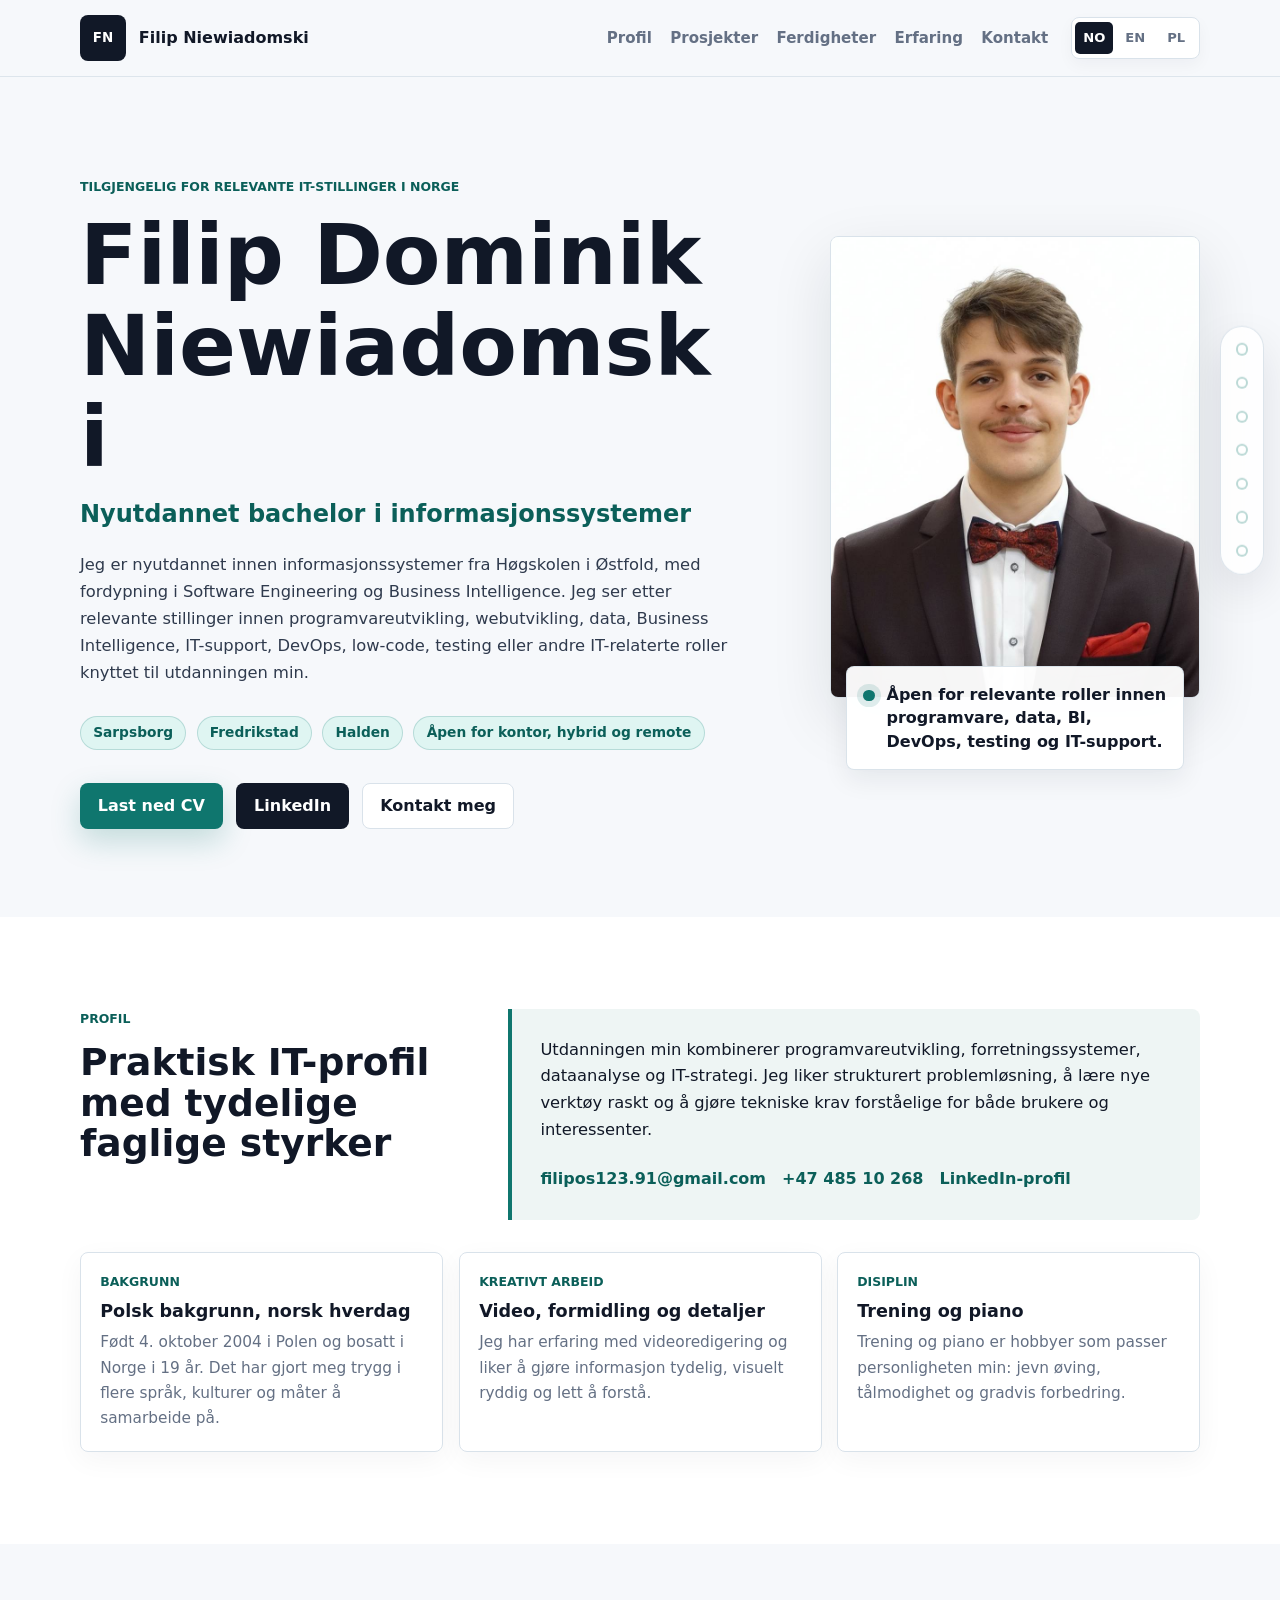
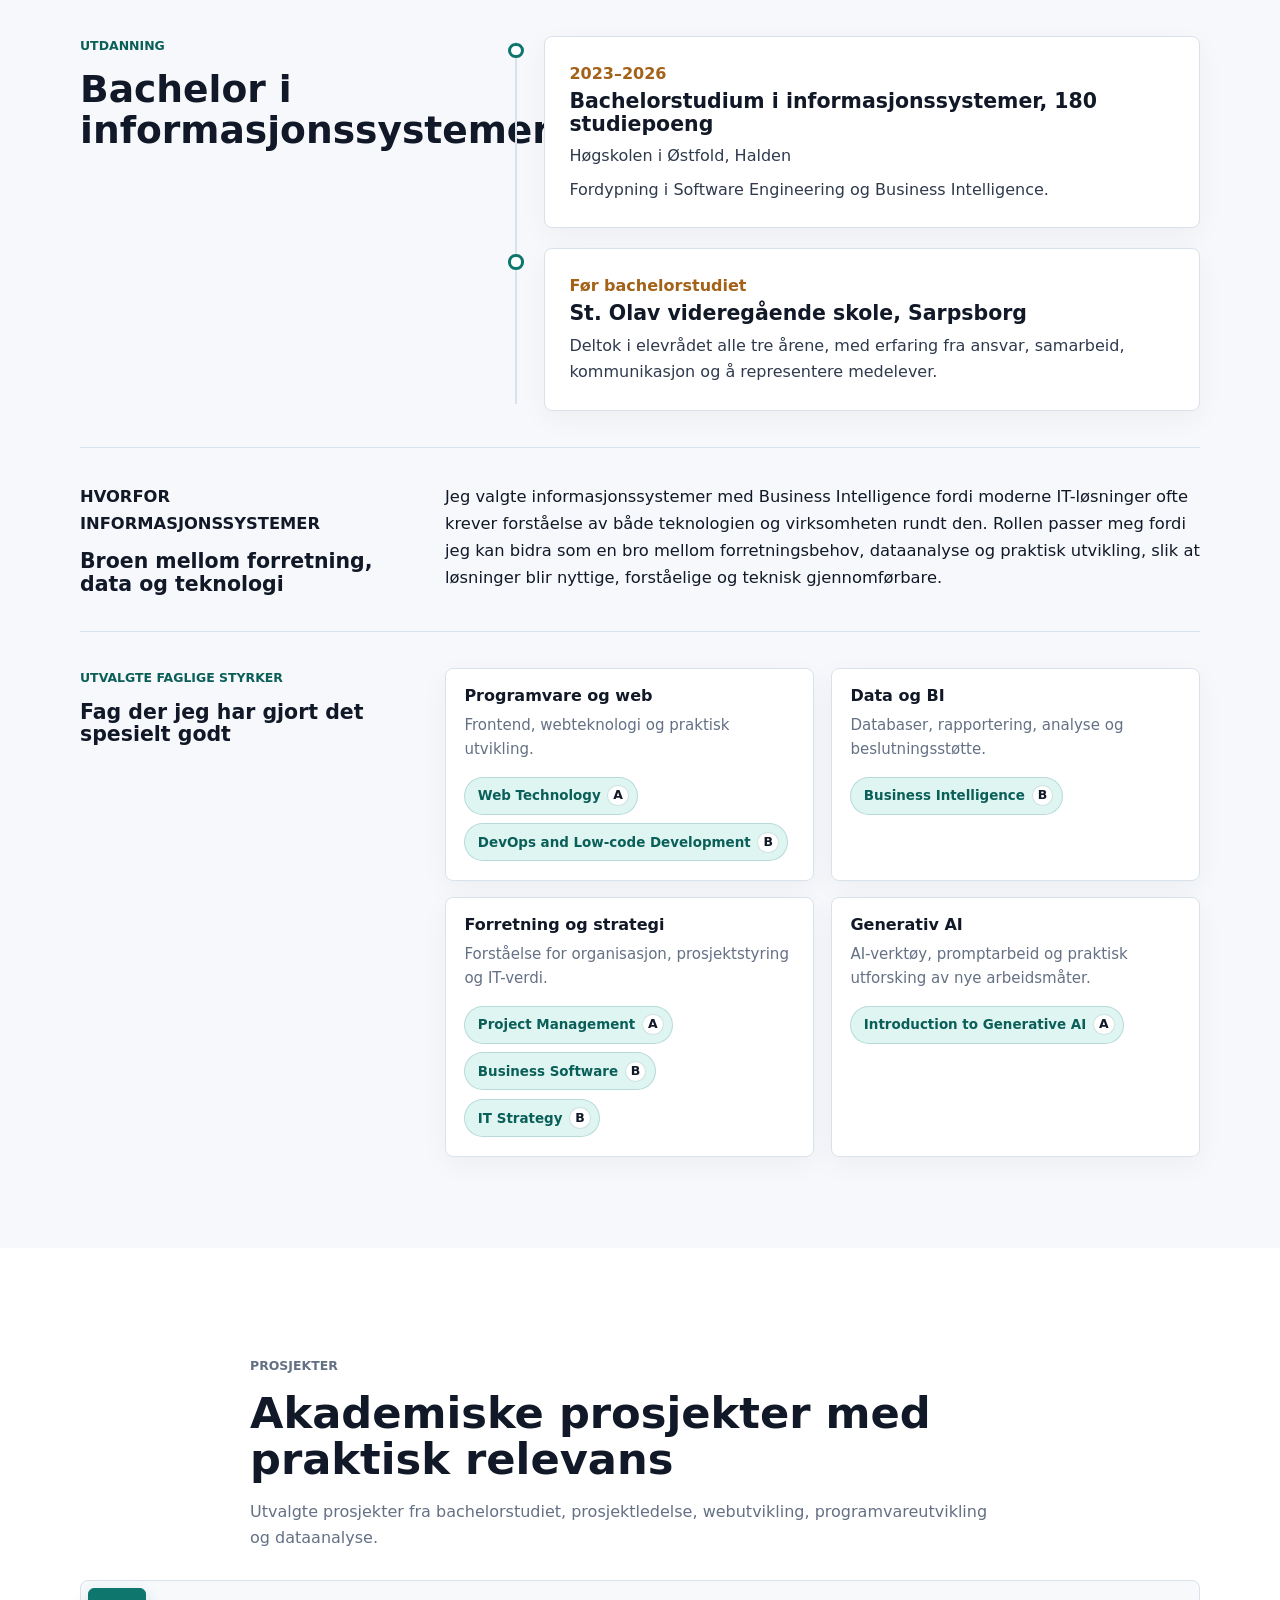
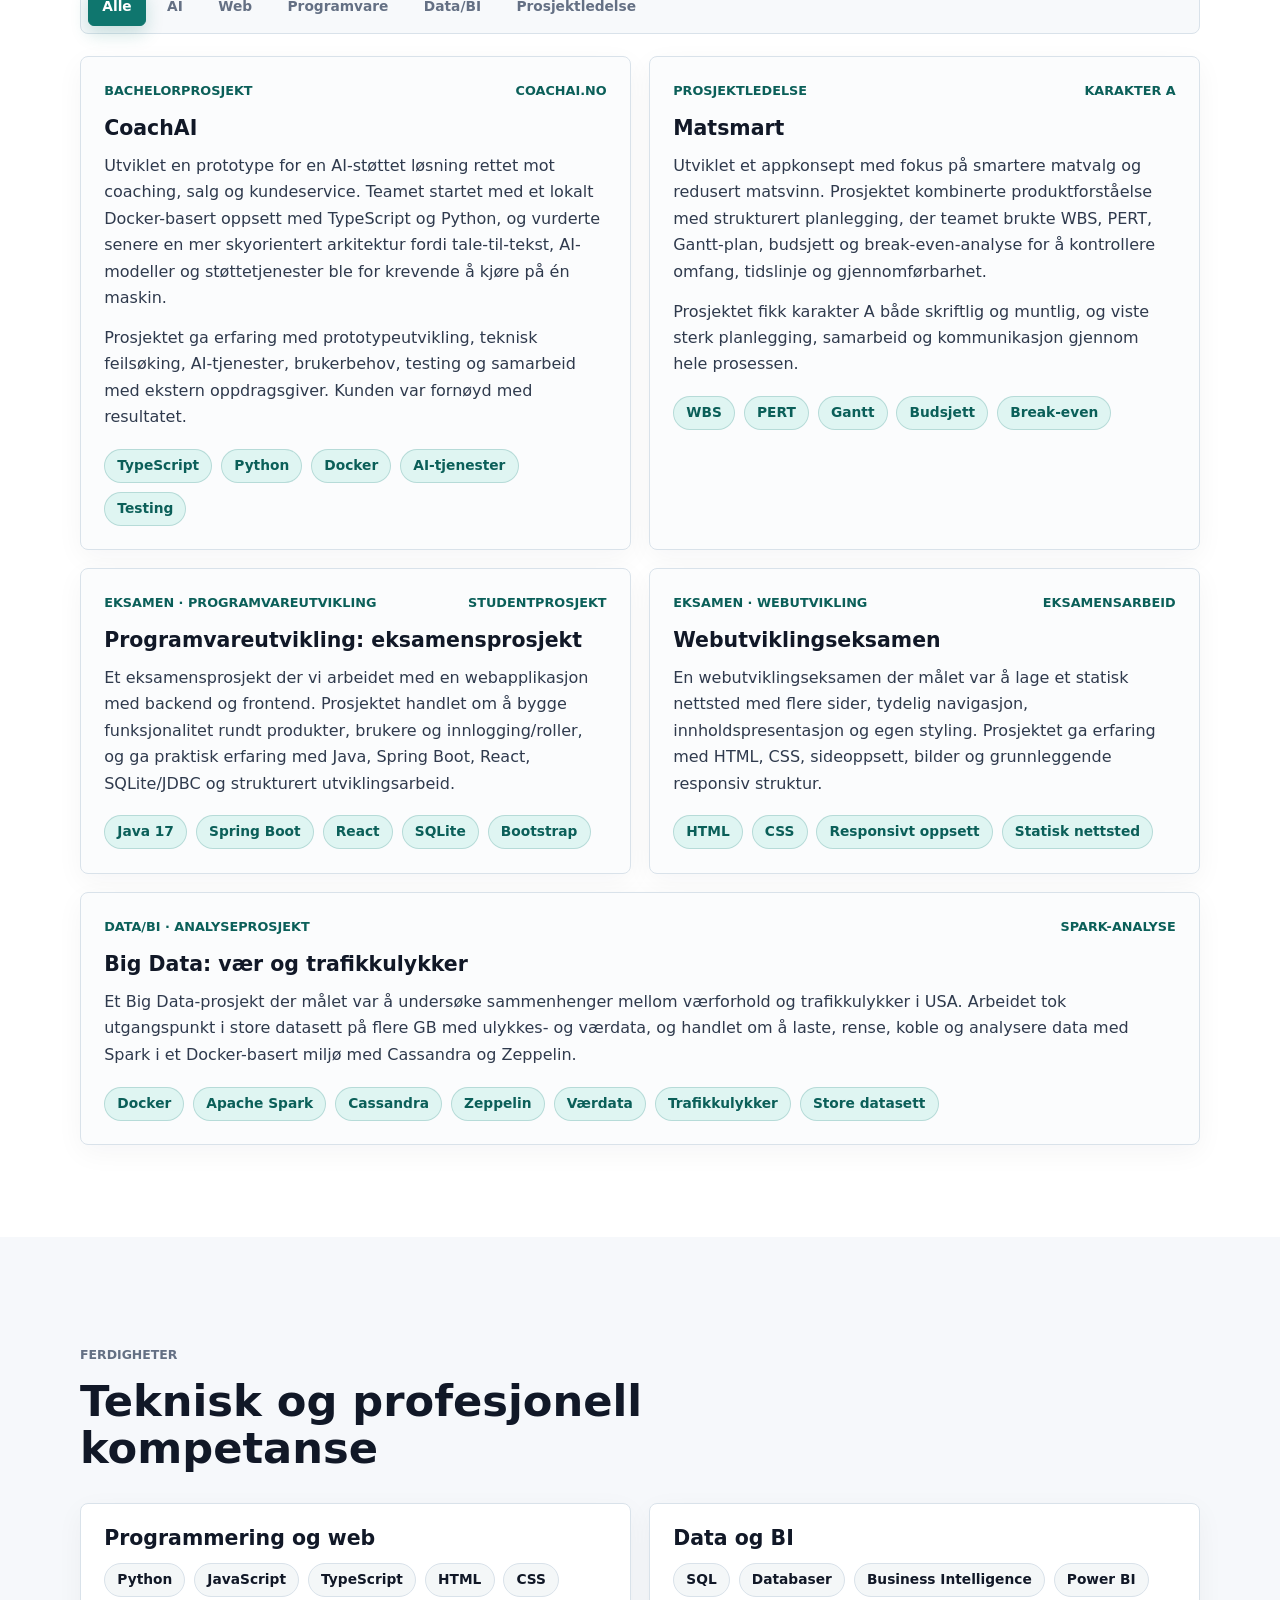
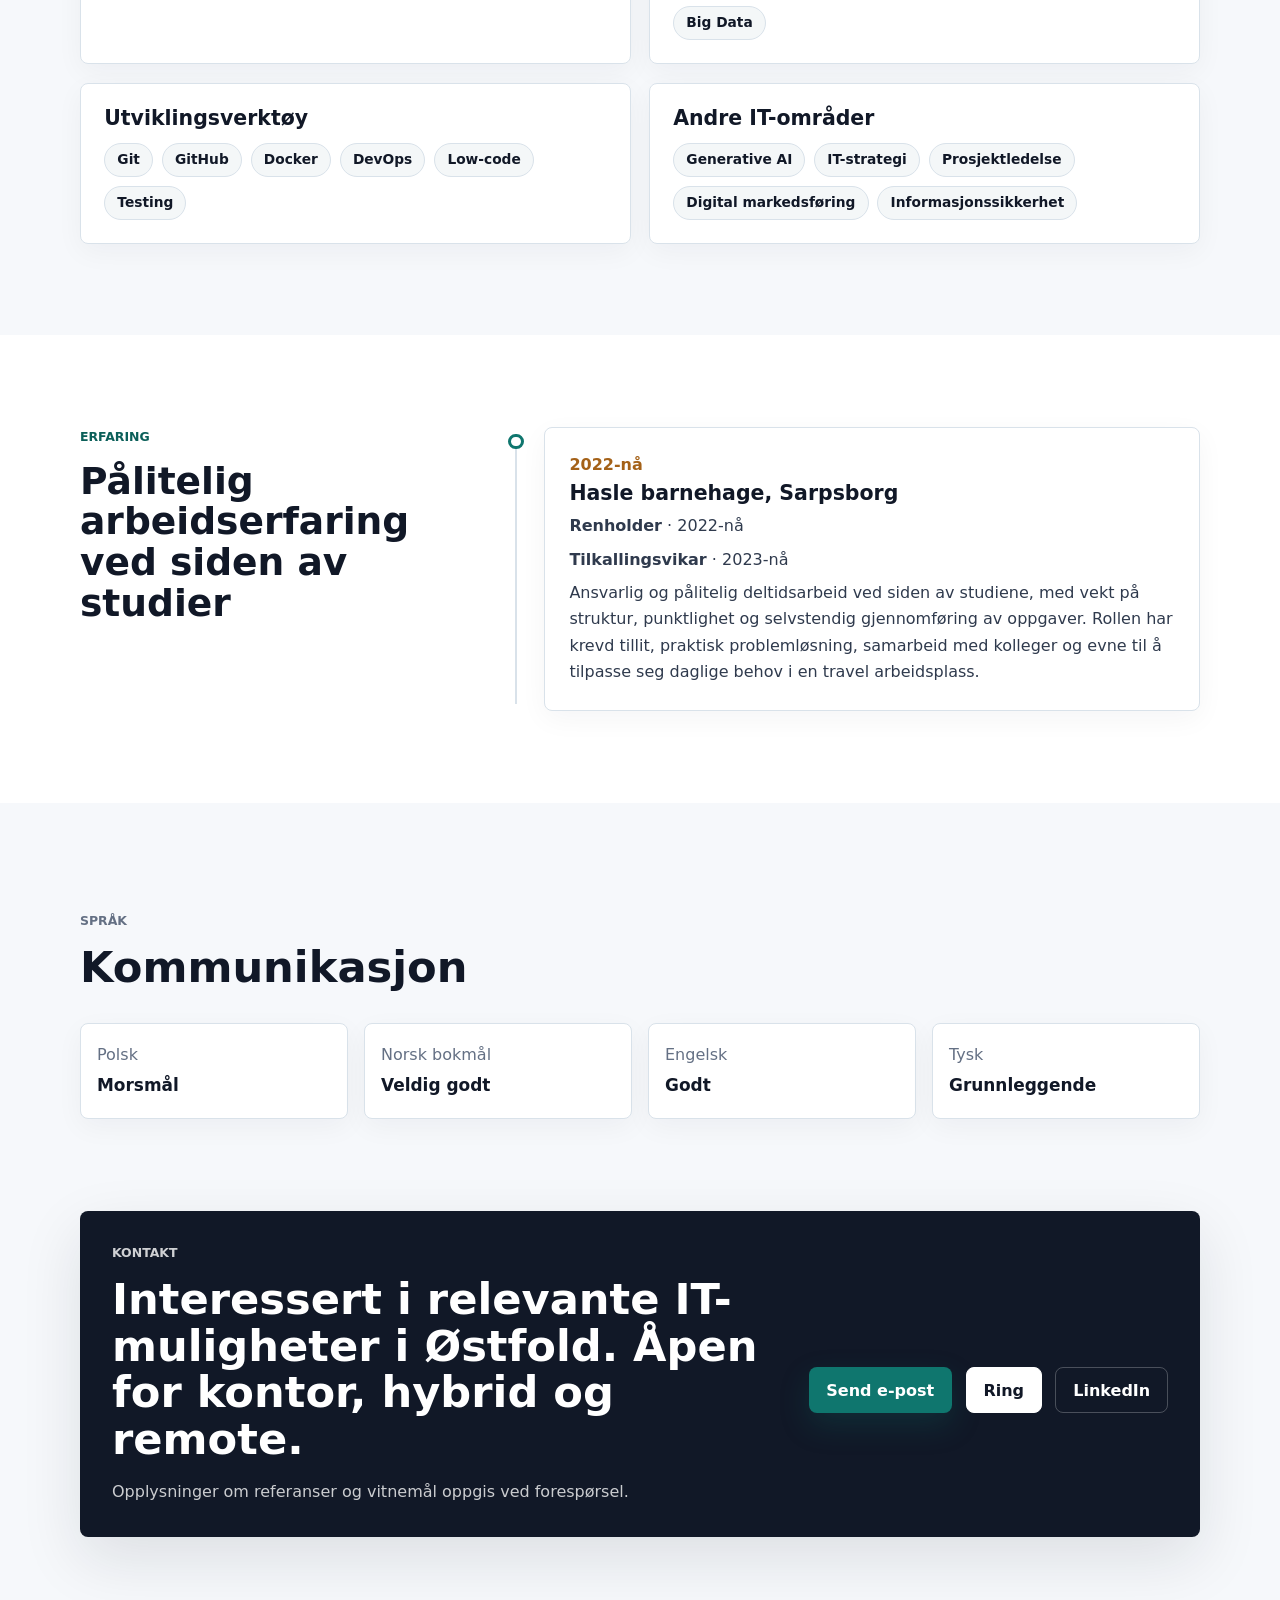
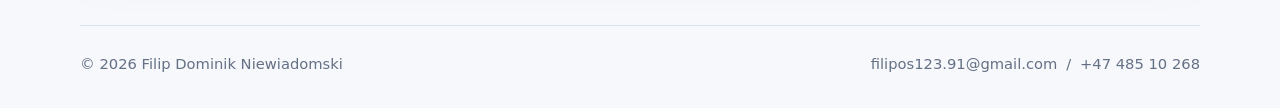
<file: index.html>
<!DOCTYPE html>
<html lang="no">
  <head>
    <meta charset="UTF-8" />
    <meta name="viewport" content="width=device-width, initial-scale=1.0" />
    <meta
      name="description"
      content="Portefølje og CV for Filip Dominik Niewiadomski, nyutdannet bachelor i informasjonssystemer i Østfold."
      data-i18n-attr="content:meta_description"
    />
    <title data-i18n="page_title">Filip Dominik Niewiadomski | Portefølje</title>
    <link rel="stylesheet" href="style.css?v=20260618" />
  </head>
  <body>
    <a class="skip-link" href="#main" data-i18n="skip_link">Gå til hovedinnhold</a>

    <header class="site-header" data-header>
      <nav class="nav" aria-label="Hovednavigasjon" data-i18n-attr="aria-label:nav_aria">
        <a class="brand" href="#top" aria-label="Filip Dominik Niewiadomski hjem" data-i18n-attr="aria-label:brand_aria">
          <span class="brand-mark">FN</span>
          <span class="brand-text">Filip Niewiadomski</span>
        </a>

        <button
          class="nav-toggle"
          type="button"
          aria-expanded="false"
          aria-controls="nav-menu"
          aria-label="Åpne navigasjon"
          data-nav-toggle
          data-i18n-attr="aria-label:nav_toggle_open"
        >
          <span class="sr-only" data-i18n="nav_toggle_open">Åpne navigasjon</span>
          <span></span>
          <span></span>
          <span></span>
        </button>

        <div class="nav-menu" id="nav-menu" data-nav-menu>
          <div class="nav-links">
            <a href="#profile" data-section-link="profile" data-i18n="nav_profile">Profil</a>
            <a href="#projects" data-section-link="projects" data-i18n="nav_projects">Prosjekter</a>
            <a href="#skills" data-section-link="skills" data-i18n="nav_skills">Ferdigheter</a>
            <a href="#experience" data-section-link="experience" data-i18n="nav_experience">Erfaring</a>
            <a href="#contact" data-section-link="contact" data-i18n="nav_contact">Kontakt</a>
          </div>

          <div class="language-switcher" aria-label="Velg språk" data-i18n-attr="aria-label:language_aria">
            <button class="language-button is-active" type="button" data-lang="no" aria-pressed="true">NO</button>
            <button class="language-button" type="button" data-lang="en" aria-pressed="false">EN</button>
            <button class="language-button" type="button" data-lang="pl" aria-pressed="false">PL</button>
          </div>
        </div>
      </nav>
    </header>

    <nav class="section-rail" aria-label="Seksjonsnavigasjon" data-i18n-attr="aria-label:section_rail_aria">
      <a href="#profile" data-section-link="profile"><span data-i18n="rail_profile">Profil</span></a>
      <a href="#education" data-section-link="education"><span data-i18n="rail_education">Utdanning</span></a>
      <a href="#projects" data-section-link="projects"><span data-i18n="rail_projects">Prosjekter</span></a>
      <a href="#skills" data-section-link="skills"><span data-i18n="rail_skills">Ferdigheter</span></a>
      <a href="#experience" data-section-link="experience"><span data-i18n="rail_experience">Erfaring</span></a>
      <a href="#languages" data-section-link="languages"><span data-i18n="rail_languages">Språk</span></a>
      <a href="#contact" data-section-link="contact"><span data-i18n="rail_contact">Kontakt</span></a>
    </nav>

    <main id="main">
      <section class="hero" id="top" aria-labelledby="hero-title">
        <div class="hero-content reveal">
          <p class="eyebrow" data-i18n="hero_eyebrow">Tilgjengelig for relevante IT-stillinger i Norge</p>
          <h1 id="hero-title">Filip Dominik Niewiadomski</h1>
          <p class="headline" data-i18n="hero_headline">Nyutdannet bachelor i informasjonssystemer</p>
          <p class="hero-intro" data-i18n="hero_intro">
            Jeg er nyutdannet innen informasjonssystemer fra Høgskolen i Østfold, med fordypning i Software Engineering
            og Business Intelligence. Jeg ser etter relevante stillinger innen programvareutvikling, webutvikling, data,
            Business Intelligence, IT-support, DevOps, low-code, testing eller andre IT-relaterte roller knyttet til
            utdanningen min.
          </p>

          <div class="hero-meta" aria-label="Lokasjon og arbeidsform" data-i18n-attr="aria-label:hero_meta_aria">
            <span>Sarpsborg</span>
            <span>Fredrikstad</span>
            <span>Halden</span>
            <span data-i18n="hero_work_mode">Åpen for kontor, hybrid og remote</span>
          </div>

          <div class="hero-actions" aria-label="Primære handlinger" data-i18n-attr="aria-label:hero_actions_aria">
            <a class="button button-primary" href="assets/Filip_Niewiadomski_CV.pdf" download data-i18n="button_cv"
              >Last ned CV</a
            >
            <a
              class="button button-secondary"
              href="https://www.linkedin.com/in/filip-niewiadomski-450096417/"
              target="_blank"
              rel="noopener noreferrer"
              >LinkedIn</a
            >
            <a class="button button-ghost" href="mailto:filipos123.91@gmail.com" data-i18n="button_contact"
              >Kontakt meg</a
            >
          </div>
        </div>

        <aside class="hero-card reveal" aria-label="Profilbilde og kontaktinformasjon" data-i18n-attr="aria-label:hero_card_aria">
          <div class="photo-frame">
            <div class="profile-fallback" aria-hidden="true">FN</div>
            <img src="assets/profile.jpg" alt="" aria-hidden="true" class="profile-image" data-profile-image />
          </div>
          <div class="availability-card">
            <span class="status-dot" aria-hidden="true"></span>
            <p data-i18n="availability_text">Åpen for relevante roller innen programvare, data, BI, DevOps, testing og IT-support.</p>
          </div>
        </aside>
      </section>

      <section class="section section-muted" id="profile" aria-labelledby="profile-title">
        <div class="section-grid">
          <div class="section-heading reveal">
            <p class="eyebrow" data-i18n="profile_eyebrow">Profil</p>
            <h2 id="profile-title" data-i18n="profile_title">Praktisk IT-profil med tydelige faglige styrker</h2>
          </div>
          <div class="profile-panel reveal">
            <p data-i18n="profile_text">
              Utdanningen min kombinerer programvareutvikling, forretningssystemer, dataanalyse og IT-strategi. Jeg
              liker strukturert problemløsning, å lære nye verktøy raskt og å gjøre tekniske krav forståelige for både
              brukere og interessenter.
            </p>
            <div class="contact-strip" aria-label="Kontaktinformasjon" data-i18n-attr="aria-label:contact_info_aria">
              <a href="mailto:filipos123.91@gmail.com">filipos123.91@gmail.com</a>
              <a href="tel:+4748510268">+47 485 10 268</a>
              <a
                href="https://www.linkedin.com/in/filip-niewiadomski-450096417/"
                target="_blank"
                rel="noopener noreferrer"
                data-i18n="linkedin_profile"
                >LinkedIn-profil</a
              >
            </div>
          </div>
        </div>

        <div class="personal-grid reveal" aria-label="Personlig bakgrunn" data-i18n-attr="aria-label:personal_aria">
          <article class="personal-card">
            <span class="personal-kicker" data-i18n="personal_background_kicker">Bakgrunn</span>
            <h3 data-i18n="personal_background_title">Polsk bakgrunn, norsk hverdag</h3>
            <p data-i18n="personal_background_text">
              Født 4. oktober 2004 i Polen og bosatt i Norge i 19 år. Det har gjort meg trygg i flere språk, kulturer
              og måter å samarbeide på.
            </p>
          </article>
          <article class="personal-card">
            <span class="personal-kicker" data-i18n="personal_creative_kicker">Kreativt arbeid</span>
            <h3 data-i18n="personal_creative_title">Video, formidling og detaljer</h3>
            <p data-i18n="personal_creative_text">
              Jeg har erfaring med videoredigering og liker å gjøre informasjon tydelig, visuelt ryddig og lett å
              forstå.
            </p>
          </article>
          <article class="personal-card">
            <span class="personal-kicker" data-i18n="personal_discipline_kicker">Disiplin</span>
            <h3 data-i18n="personal_discipline_title">Trening og piano</h3>
            <p data-i18n="personal_discipline_text">
              Trening og piano er hobbyer som passer personligheten min: jevn øving, tålmodighet og gradvis forbedring.
            </p>
          </article>
        </div>
      </section>

      <section class="section" id="education" aria-labelledby="education-title">
        <div class="section-grid">
          <div class="section-heading reveal">
            <p class="eyebrow" data-i18n="education_eyebrow">Utdanning</p>
            <h2 id="education-title" data-i18n="education_title">Bachelor i informasjonssystemer</h2>
          </div>
          <div class="timeline reveal">
            <article class="timeline-item">
              <div class="timeline-marker" aria-hidden="true"></div>
              <div class="timeline-content">
                <p class="period">2023–2026</p>
                <h3 data-i18n="education_degree">Bachelorstudium i informasjonssystemer, 180 studiepoeng</h3>
                <p data-i18n="education_school">Høgskolen i Østfold, Halden</p>
                <p data-i18n="education_specialization">Fordypning i Software Engineering og Business Intelligence.</p>
              </div>
            </article>
            <article class="timeline-item">
              <div class="timeline-marker" aria-hidden="true"></div>
              <div class="timeline-content">
                <p class="period" data-i18n="education_highschool_period">Før bachelorstudiet</p>
                <h3 data-i18n="education_highschool_title">St. Olav videregående skole, Sarpsborg</h3>
                <p data-i18n="education_highschool_text">
                  Deltok i elevrådet alle tre årene, med erfaring fra ansvar, samarbeid, kommunikasjon og å representere medelever.
                </p>
              </div>
            </article>
          </div>
        </div>

        <div class="bridge-panel reveal">
          <div>
            <p class="eyebrow" data-i18n="bridge_eyebrow">Hvorfor informasjonssystemer</p>
            <h3 data-i18n="bridge_title">Broen mellom forretning, data og teknologi</h3>
          </div>
          <p data-i18n="bridge_text">
            Jeg valgte informasjonssystemer med Business Intelligence fordi moderne IT-løsninger ofte krever forståelse
            av både teknologien og virksomheten rundt den. Rollen passer meg fordi jeg kan bidra som en bro mellom
            forretningsbehov, dataanalyse og praktisk utvikling, slik at løsninger blir nyttige, forståelige og teknisk
            gjennomførbare.
          </p>
        </div>

        <div class="academic-section reveal" aria-labelledby="academic-title">
          <div class="academic-intro">
            <p class="eyebrow" data-i18n="academic_eyebrow">Utvalgte faglige styrker</p>
            <h3 id="academic-title" data-i18n="academic_title">Fag der jeg har gjort det spesielt godt</h3>
          </div>
          <div class="academic-grid">
            <article class="academic-card">
              <h4 data-i18n="academic_software_title">Programvare og web</h4>
              <p data-i18n="academic_software_text">Frontend, webteknologi og praktisk utvikling.</p>
              <div class="grade-list">
                <span>Web Technology <strong>A</strong></span>
                <span>DevOps and Low-code Development <strong>B</strong></span>
              </div>
            </article>
            <article class="academic-card">
              <h4 data-i18n="academic_data_title">Data og BI</h4>
              <p data-i18n="academic_data_text">Databaser, rapportering, analyse og beslutningsstøtte.</p>
              <div class="grade-list">
                <span>Business Intelligence <strong>B</strong></span>
              </div>
            </article>
            <article class="academic-card">
              <h4 data-i18n="academic_business_title">Forretning og strategi</h4>
              <p data-i18n="academic_business_text">Forståelse for organisasjon, prosjektstyring og IT-verdi.</p>
              <div class="grade-list">
                <span>Project Management <strong>A</strong></span>
                <span>Business Software <strong>B</strong></span>
                <span>IT Strategy <strong>B</strong></span>
              </div>
            </article>
            <article class="academic-card">
              <h4 data-i18n="academic_ai_title">Generativ AI</h4>
              <p data-i18n="academic_ai_text">AI-verktøy, promptarbeid og praktisk utforsking av nye arbeidsmåter.</p>
              <div class="grade-list">
                <span>Introduction to Generative AI <strong>A</strong></span>
              </div>
            </article>
          </div>
        </div>
      </section>

      <section class="section section-muted" id="projects" aria-labelledby="projects-title">
        <div class="section-header reveal">
          <p class="eyebrow" data-i18n="projects_eyebrow">Prosjekter</p>
          <h2 id="projects-title" data-i18n="projects_title">Akademiske prosjekter med praktisk relevans</h2>
          <p data-i18n="projects_intro">
            Utvalgte prosjekter fra bachelorstudiet, prosjektledelse, webutvikling, programvareutvikling og dataanalyse.
          </p>
        </div>

        <div class="project-tabs reveal" aria-label="Filtrer prosjekter" data-i18n-attr="aria-label:project_tabs_aria">
          <button class="project-tab is-active" type="button" data-filter="all" aria-pressed="true" data-i18n="filter_all">Alle</button>
          <button class="project-tab" type="button" data-filter="ai" aria-pressed="false" data-i18n="filter_ai">AI</button>
          <button class="project-tab" type="button" data-filter="web" aria-pressed="false" data-i18n="filter_web">Web</button>
          <button class="project-tab" type="button" data-filter="software" aria-pressed="false" data-i18n="filter_software">Programvare</button>
          <button class="project-tab" type="button" data-filter="data" aria-pressed="false" data-i18n="filter_data">Data/BI</button>
          <button class="project-tab" type="button" data-filter="pm" aria-pressed="false" data-i18n="filter_pm">Prosjektledelse</button>
        </div>

        <div class="project-grid" data-project-grid>
          <article class="project-card project-featured reveal" data-category="ai software">
            <div class="project-topline">
              <span data-i18n="coachai_type">Bachelorprosjekt</span>
              <a href="https://www.coachai.no/" target="_blank" rel="noopener noreferrer">coachai.no</a>
            </div>
            <h3>CoachAI</h3>
            <p data-i18n="coachai_text_1">
              Utviklet en prototype for en AI-støttet løsning rettet mot coaching, salg og kundeservice. Teamet startet
              med et lokalt Docker-basert oppsett med TypeScript og Python, og vurderte senere en mer skyorientert
              arkitektur fordi tale-til-tekst, AI-modeller og støttetjenester ble for krevende å kjøre på én maskin.
            </p>
            <p data-i18n="coachai_text_2">
              Prosjektet ga erfaring med prototypeutvikling, teknisk feilsøking, AI-tjenester, brukerbehov, testing og
              samarbeid med ekstern oppdragsgiver. Kunden var fornøyd med resultatet.
            </p>
            <div class="tag-row" aria-label="CoachAI teknologier og temaer" data-i18n-attr="aria-label:coachai_tags_aria">
              <span>TypeScript</span>
              <span>Python</span>
              <span>Docker</span>
              <span data-i18n="tag_ai_services">AI-tjenester</span>
              <span>Testing</span>
            </div>
          </article>

          <article class="project-card project-featured reveal" data-category="pm">
            <div class="project-topline">
              <span data-i18n="matsmart_type">Prosjektledelse</span>
              <span data-i18n="grade_a">Karakter A</span>
            </div>
            <h3>Matsmart</h3>
            <p data-i18n="matsmart_text_1">
              Utviklet et appkonsept med fokus på smartere matvalg og redusert matsvinn. Prosjektet kombinerte
              produktforståelse med strukturert planlegging, der teamet brukte WBS, PERT, Gantt-plan, budsjett og
              break-even-analyse for å kontrollere omfang, tidslinje og gjennomførbarhet.
            </p>
            <p data-i18n="matsmart_text_2">
              Prosjektet fikk karakter A både skriftlig og muntlig, og viste sterk planlegging, samarbeid og
              kommunikasjon gjennom hele prosessen.
            </p>
            <div class="tag-row" aria-label="Matsmart metoder og temaer" data-i18n-attr="aria-label:matsmart_tags_aria">
              <span>WBS</span>
              <span>PERT</span>
              <span>Gantt</span>
              <span data-i18n="tag_budget">Budsjett</span>
              <span>Break-even</span>
            </div>
          </article>

          <article class="project-card reveal" data-category="software web">
            <div class="project-topline">
              <span data-i18n="software_exam_type">Eksamen · programvareutvikling</span>
              <span data-i18n="project_student_work">Studentprosjekt</span>
            </div>
            <h3 data-i18n="software_exam_title">Programvareutvikling: eksamensprosjekt</h3>
            <p data-i18n="software_exam_text">
              Et eksamensprosjekt der vi arbeidet med en webapplikasjon med backend og frontend. Prosjektet handlet om
              å bygge funksjonalitet rundt produkter, brukere og innlogging/roller, og ga praktisk erfaring med Java,
              Spring Boot, React, SQLite/JDBC og strukturert utviklingsarbeid.
            </p>
            <div class="tag-row" aria-label="Software Engineering teknologier" data-i18n-attr="aria-label:software_exam_tags_aria">
              <span>Java 17</span>
              <span>Spring Boot</span>
              <span>React</span>
              <span>SQLite</span>
              <span>Bootstrap</span>
            </div>
          </article>

          <article class="project-card reveal" data-category="web">
            <div class="project-topline">
              <span data-i18n="web_exam_type">Eksamen · webutvikling</span>
              <span data-i18n="project_exam_work">Eksamensarbeid</span>
            </div>
            <h3 data-i18n="web_exam_title">Webutviklingseksamen</h3>
            <p data-i18n="web_exam_text">
              En webutviklingseksamen der målet var å lage et statisk nettsted med flere sider, tydelig navigasjon,
              innholdspresentasjon og egen styling. Prosjektet ga erfaring med HTML, CSS, sideoppsett, bilder og
              grunnleggende responsiv struktur.
            </p>
            <div class="tag-row" aria-label="Web Development teknologier" data-i18n-attr="aria-label:web_exam_tags_aria">
              <span>HTML</span>
              <span>CSS</span>
              <span data-i18n="tag_responsive_layout">Responsivt oppsett</span>
              <span data-i18n="tag_static_site">Statisk nettsted</span>
            </div>
          </article>

          <article class="project-card project-wide reveal" data-category="data">
            <div class="project-topline">
              <span data-i18n="bigdata_type">Data/BI · analyseprosjekt</span>
              <span data-i18n="project_data_environment">Spark-analyse</span>
            </div>
            <h3 data-i18n="bigdata_title">Big Data: vær og trafikkulykker</h3>
            <p data-i18n="bigdata_text">
              Et Big Data-prosjekt der målet var å undersøke sammenhenger mellom værforhold og trafikkulykker i USA.
              Arbeidet tok utgangspunkt i store datasett på flere GB med ulykkes- og værdata, og handlet om å laste,
              rense, koble og analysere data med Spark i et Docker-basert miljø med Cassandra og Zeppelin.
            </p>
            <div class="tag-row" aria-label="Big Data teknologier" data-i18n-attr="aria-label:bigdata_tags_aria">
              <span>Docker</span>
              <span>Apache Spark</span>
              <span>Cassandra</span>
              <span>Zeppelin</span>
              <span data-i18n="tag_weather_data">Værdata</span>
              <span data-i18n="tag_traffic_accidents">Trafikkulykker</span>
              <span data-i18n="tag_large_datasets">Store datasett</span>
            </div>
          </article>
        </div>
      </section>

      <section class="section" id="skills" aria-labelledby="skills-title">
        <div class="section-header reveal">
          <p class="eyebrow" data-i18n="skills_eyebrow">Ferdigheter</p>
          <h2 id="skills-title" data-i18n="skills_title">Teknisk og profesjonell kompetanse</h2>
        </div>

        <div class="skills-grid">
          <article class="skill-card reveal">
            <h3 data-i18n="skills_programming">Programmering og web</h3>
            <div class="chip-list">
              <span>Python</span>
              <span>JavaScript</span>
              <span>TypeScript</span>
              <span>HTML</span>
              <span>CSS</span>
            </div>
          </article>

          <article class="skill-card reveal">
            <h3 data-i18n="skills_data">Data og BI</h3>
            <div class="chip-list">
              <span>SQL</span>
              <span data-i18n="skill_databases">Databaser</span>
              <span>Business Intelligence</span>
              <span>Power BI</span>
              <span>Big Data</span>
            </div>
          </article>

          <article class="skill-card reveal">
            <h3 data-i18n="skills_tools">Utviklingsverktøy</h3>
            <div class="chip-list">
              <span>Git</span>
              <span>GitHub</span>
              <span>Docker</span>
              <span>DevOps</span>
              <span>Low-code</span>
              <span>Testing</span>
            </div>
          </article>

          <article class="skill-card reveal">
            <h3 data-i18n="skills_other">Andre IT-områder</h3>
            <div class="chip-list">
              <span>Generative AI</span>
              <span data-i18n="skill_it_strategy">IT-strategi</span>
              <span data-i18n="skill_project_management">Prosjektledelse</span>
              <span data-i18n="skill_digital_marketing">Digital markedsføring</span>
              <span data-i18n="skill_security">Informasjonssikkerhet</span>
            </div>
          </article>
        </div>
      </section>

      <section class="section section-muted" id="experience" aria-labelledby="experience-title">
        <div class="section-grid">
          <div class="section-heading reveal">
            <p class="eyebrow" data-i18n="experience_eyebrow">Erfaring</p>
            <h2 id="experience-title" data-i18n="experience_title">Pålitelig arbeidserfaring ved siden av studier</h2>
          </div>
          <div class="timeline reveal">
            <article class="timeline-item">
              <div class="timeline-marker" aria-hidden="true"></div>
              <div class="timeline-content">
                <p class="period" data-i18n="experience_period">2022-nå</p>
                <h3>Hasle barnehage, Sarpsborg</h3>
                <p><strong data-i18n="experience_cleaner">Renholder</strong> · <span data-i18n="experience_cleaner_period">2022-nå</span></p>
                <p><strong data-i18n="experience_substitute">Tilkallingsvikar</strong> · <span data-i18n="experience_substitute_period">2023-nå</span></p>
                <p data-i18n="experience_text">
                  Ansvarlig og pålitelig deltidsarbeid ved siden av studiene, med vekt på struktur, punktlighet og
                  selvstendig gjennomføring av oppgaver. Rollen har krevd tillit, praktisk problemløsning, samarbeid med
                  kolleger og evne til å tilpasse seg daglige behov i en travel arbeidsplass.
                </p>
              </div>
            </article>
          </div>
        </div>
      </section>

      <section class="section" id="languages" aria-labelledby="languages-title">
        <div class="section-header reveal">
          <p class="eyebrow" data-i18n="languages_eyebrow">Språk</p>
          <h2 id="languages-title" data-i18n="languages_title">Kommunikasjon</h2>
        </div>
        <div class="language-grid reveal">
          <div><span data-i18n="language_polish">Polsk</span><strong data-i18n="level_native">Morsmål</strong></div>
          <div><span data-i18n="language_norwegian">Norsk bokmål</span><strong data-i18n="level_very_good">Veldig godt</strong></div>
          <div><span data-i18n="language_english">Engelsk</span><strong data-i18n="level_good">Godt</strong></div>
          <div><span data-i18n="language_german">Tysk</span><strong data-i18n="level_basic">Grunnleggende</strong></div>
        </div>
      </section>

      <section class="contact-section" id="contact" aria-labelledby="contact-title">
        <div class="contact-card reveal">
          <div>
            <p class="eyebrow" data-i18n="contact_eyebrow">Kontakt</p>
            <h2 id="contact-title" data-i18n="contact_title">
              Interessert i relevante IT-muligheter i Østfold. Åpen for kontor, hybrid og remote.
            </h2>
            <p class="contact-note" data-i18n="contact_documents">
              Opplysninger om referanser og vitnemål oppgis ved forespørsel.
            </p>
          </div>
          <div class="contact-actions">
            <a class="button button-primary" href="mailto:filipos123.91@gmail.com" data-i18n="contact_email">Send e-post</a>
            <a class="button button-secondary" href="tel:+4748510268" data-i18n="contact_call">Ring</a>
            <a
              class="button button-ghost"
              href="https://www.linkedin.com/in/filip-niewiadomski-450096417/"
              target="_blank"
              rel="noopener noreferrer"
              >LinkedIn</a
            >
          </div>
        </div>
      </section>
    </main>

    <footer class="site-footer">
      <p>&copy; <span data-year>2026</span> Filip Dominik Niewiadomski</p>
      <div>
        <a href="mailto:filipos123.91@gmail.com">filipos123.91@gmail.com</a>
        <span aria-hidden="true">/</span>
        <a href="tel:+4748510268">+47 485 10 268</a>
      </div>
    </footer>

    <script src="script.js?v=20260618"></script>
  </body>
</html>
</file>
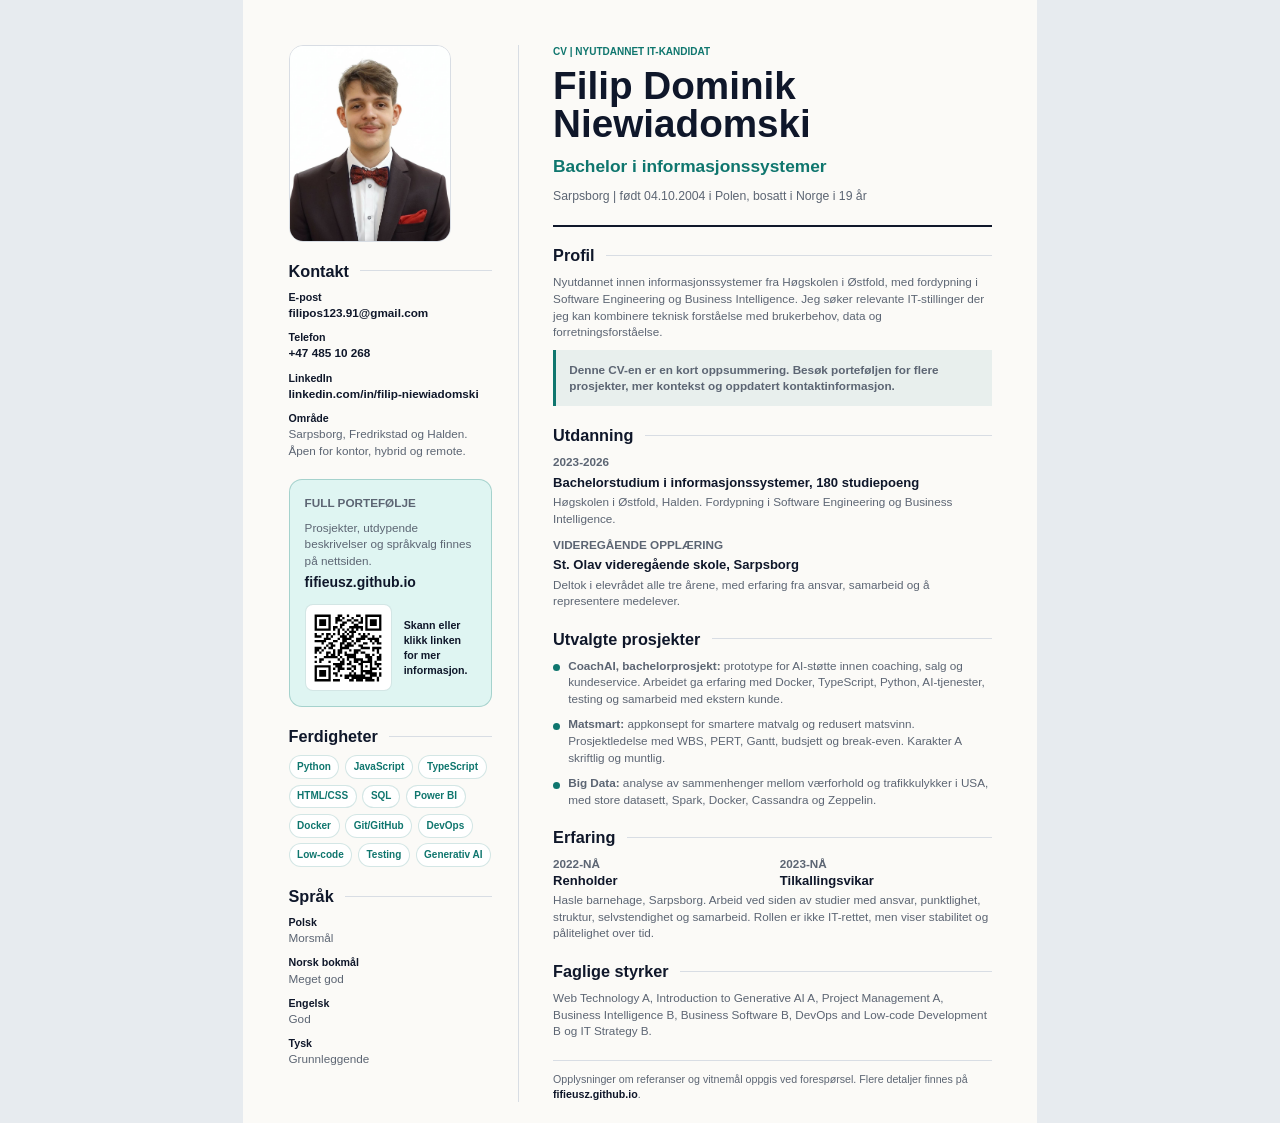
<file: assets/cv-source.html>
<!DOCTYPE html>
<html lang="no">
  <head>
    <meta charset="UTF-8" />
    <meta name="viewport" content="width=device-width, initial-scale=1.0" />
    <title>Filip Dominik Niewiadomski - CV</title>
    <style>
      :root {
        --paper: #fbfaf7;
        --ink: #141821;
        --muted: #5c6573;
        --line: #d8dde4;
        --navy: #0f172a;
        --accent: #0f766e;
        --accent-soft: #dff5f2;
      }

      * {
        box-sizing: border-box;
      }

      @page {
        size: A4;
        margin: 0;
      }

      body {
        margin: 0;
        background: #e7ebef;
        color: var(--ink);
        font-family: "Segoe UI", Arial, sans-serif;
        line-height: 1.42;
        -webkit-print-color-adjust: exact;
        print-color-adjust: exact;
      }

      a {
        color: inherit;
        text-decoration: none;
      }

      .page {
        width: 210mm;
        height: 297mm;
        margin: 0 auto;
        overflow: hidden;
        background: var(--paper);
        padding: 12mm;
      }

      .cv {
        display: grid;
        grid-template-columns: 61mm 1fr;
        gap: 9mm;
        height: 100%;
      }

      .sidebar {
        display: flex;
        flex-direction: column;
        gap: 5.2mm;
        border-right: 1px solid var(--line);
        padding-right: 7mm;
      }

      .main {
        display: flex;
        flex-direction: column;
        gap: 5.2mm;
        min-width: 0;
      }

      .portrait {
        width: 43mm;
        height: 52mm;
        border: 1px solid var(--line);
        border-radius: 14px;
        object-fit: cover;
        object-position: center top;
      }

      .name-block {
        border-bottom: 2px solid var(--navy);
        padding-bottom: 5mm;
      }

      .label {
        margin: 0 0 2mm;
        color: var(--accent);
        font-size: 7.5pt;
        font-weight: 800;
        letter-spacing: 0;
        text-transform: uppercase;
      }

      h1,
      h2,
      h3,
      p {
        margin: 0;
      }

      h1 {
        color: var(--navy);
        font-size: 29pt;
        line-height: 0.98;
        letter-spacing: 0;
      }

      .headline {
        margin-top: 3mm;
        color: var(--accent);
        font-size: 13pt;
        font-weight: 750;
      }

      .location {
        margin-top: 2.5mm;
        color: var(--muted);
        font-size: 9.2pt;
      }

      h2 {
        display: flex;
        align-items: center;
        gap: 3mm;
        color: var(--navy);
        font-size: 12.2pt;
        line-height: 1.15;
      }

      h2::after {
        flex: 1;
        height: 1px;
        background: var(--line);
        content: "";
      }

      h3 {
        color: var(--navy);
        font-size: 9.8pt;
        line-height: 1.2;
      }

      .section {
        display: grid;
        gap: 2.5mm;
      }

      .section p,
      .item p,
      .sidebar p,
      li {
        color: var(--muted);
        font-size: 8.8pt;
      }

      .profile {
        color: var(--ink);
        font-size: 9.2pt;
      }

      .contact-list,
      .plain-list,
      .project-list {
        display: grid;
        gap: 2.3mm;
        margin: 0;
        padding: 0;
        list-style: none;
      }

      .contact-list strong,
      .plain-list strong {
        display: block;
        color: var(--navy);
        font-size: 8pt;
      }

      .contact-list a,
      .link {
        color: var(--navy);
        font-weight: 700;
      }

      .portfolio-box {
        border: 1px solid rgba(15, 118, 110, 0.28);
        border-radius: 13px;
        background: var(--accent-soft);
        padding: 4mm;
      }

      .portfolio-box a {
        display: block;
        margin-top: 1mm;
        color: var(--navy);
        font-size: 10.5pt;
        font-weight: 850;
      }

      .qr-row {
        display: grid;
        grid-template-columns: 23mm 1fr;
        gap: 3.2mm;
        align-items: center;
        margin-top: 3mm;
      }

      .qr-row img {
        width: 23mm;
        height: 23mm;
        border: 1px solid rgba(15, 118, 110, 0.18);
        border-radius: 8px;
        background: #fff;
        padding: 1.2mm;
      }

      .qr-row p {
        color: var(--navy);
        font-size: 8pt;
        font-weight: 650;
      }

      .skill-tags {
        display: flex;
        flex-wrap: wrap;
        gap: 1.5mm;
      }

      .tag {
        border: 1px solid rgba(15, 118, 110, 0.18);
        border-radius: 999px;
        background: #fff;
        padding: 1mm 2mm;
        color: var(--accent);
        font-size: 7.5pt;
        font-weight: 750;
        white-space: nowrap;
      }

      .item {
        display: grid;
        gap: 1mm;
      }

      .meta {
        color: var(--accent);
        font-size: 7.7pt;
        font-weight: 800;
        letter-spacing: 0;
        text-transform: uppercase;
      }

      .two-col {
        display: grid;
        grid-template-columns: 1fr 1fr;
        gap: 4mm;
      }

      .project-list li {
        position: relative;
        padding-left: 4mm;
      }

      .project-list li::before {
        position: absolute;
        top: 1.8mm;
        left: 0;
        width: 1.8mm;
        height: 1.8mm;
        border-radius: 999px;
        background: var(--accent);
        content: "";
      }

      .cta-note {
        border-left: 3px solid var(--accent);
        background: rgba(15, 118, 110, 0.08);
        padding: 3mm 3.5mm;
        color: var(--navy);
        font-size: 8.7pt;
        font-weight: 650;
      }

      .footer {
        margin-top: auto;
        border-top: 1px solid var(--line);
        padding-top: 3mm;
        color: var(--muted);
        font-size: 8pt;
      }

      @media print {
        body {
          background: #fff;
        }

        .page {
          margin: 0;
        }
      }
    </style>
  </head>
  <body>
    <main class="page">
      <div class="cv">
        <aside class="sidebar">
          <img class="portrait" src="profile.jpg" alt="Profilbilde av Filip Dominik Niewiadomski" />

          <section class="section">
            <h2>Kontakt</h2>
            <ul class="contact-list">
              <li>
                <strong>E-post</strong>
                <a href="mailto:filipos123.91@gmail.com">filipos123.91@gmail.com</a>
              </li>
              <li>
                <strong>Telefon</strong>
                <a href="tel:+4748510268">+47 485 10 268</a>
              </li>
              <li>
                <strong>LinkedIn</strong>
                <a href="https://www.linkedin.com/in/filip-niewiadomski-450096417/">linkedin.com/in/filip-niewiadomski</a>
              </li>
              <li>
                <strong>Område</strong>
                Sarpsborg, Fredrikstad og Halden. Åpen for kontor, hybrid og remote.
              </li>
            </ul>
          </section>

          <section class="portfolio-box">
            <p class="label">Full portefølje</p>
            <p>Prosjekter, utdypende beskrivelser og språkvalg finnes på nettsiden.</p>
            <a href="https://fifieusz.github.io/">fifieusz.github.io</a>
            <div class="qr-row">
              <img src="portfolio-qr.svg" alt="QR-kode til porteføljen" />
              <p>Skann eller klikk linken for mer informasjon.</p>
            </div>
          </section>

          <section class="section">
            <h2>Ferdigheter</h2>
            <div class="skill-tags">
              <span class="tag">Python</span>
              <span class="tag">JavaScript</span>
              <span class="tag">TypeScript</span>
              <span class="tag">HTML/CSS</span>
              <span class="tag">SQL</span>
              <span class="tag">Power BI</span>
              <span class="tag">Docker</span>
              <span class="tag">Git/GitHub</span>
              <span class="tag">DevOps</span>
              <span class="tag">Low-code</span>
              <span class="tag">Testing</span>
              <span class="tag">Generativ AI</span>
            </div>
          </section>

          <section class="section">
            <h2>Språk</h2>
            <ul class="plain-list">
              <li><strong>Polsk</strong>Morsmål</li>
              <li><strong>Norsk bokmål</strong>Meget god</li>
              <li><strong>Engelsk</strong>God</li>
              <li><strong>Tysk</strong>Grunnleggende</li>
            </ul>
          </section>
        </aside>

        <section class="main">
          <header class="name-block">
            <p class="label">CV | nyutdannet IT-kandidat</p>
            <h1>Filip Dominik Niewiadomski</h1>
            <p class="headline">Bachelor i informasjonssystemer</p>
            <p class="location">Sarpsborg | født 04.10.2004 i Polen, bosatt i Norge i 19 år</p>
          </header>

          <section class="section">
            <h2>Profil</h2>
            <p class="profile">
              Nyutdannet innen informasjonssystemer fra Høgskolen i Østfold, med fordypning i Software Engineering og
              Business Intelligence. Jeg søker relevante IT-stillinger der jeg kan kombinere teknisk forståelse med
              brukerbehov, data og forretningsforståelse.
            </p>
            <p class="cta-note">
              Denne CV-en er en kort oppsummering. Besøk porteføljen for flere prosjekter, mer kontekst og oppdatert
              kontaktinformasjon.
            </p>
          </section>

          <section class="section">
            <h2>Utdanning</h2>
            <article class="item">
              <p class="meta">2023-2026</p>
              <h3>Bachelorstudium i informasjonssystemer, 180 studiepoeng</h3>
              <p>Høgskolen i Østfold, Halden. Fordypning i Software Engineering og Business Intelligence.</p>
            </article>
            <article class="item">
              <p class="meta">Videregående opplæring</p>
              <h3>St. Olav videregående skole, Sarpsborg</h3>
              <p>Deltok i elevrådet alle tre årene, med erfaring fra ansvar, samarbeid og å representere medelever.</p>
            </article>
          </section>

          <section class="section">
            <h2>Utvalgte prosjekter</h2>
            <ul class="project-list">
              <li>
                <strong>CoachAI, bachelorprosjekt:</strong> prototype for AI-støtte innen coaching, salg og kundeservice.
                Arbeidet ga erfaring med Docker, TypeScript, Python, AI-tjenester, testing og samarbeid med ekstern kunde.
              </li>
              <li>
                <strong>Matsmart:</strong> appkonsept for smartere matvalg og redusert matsvinn. Prosjektledelse med WBS,
                PERT, Gantt, budsjett og break-even. Karakter A skriftlig og muntlig.
              </li>
              <li>
                <strong>Big Data:</strong> analyse av sammenhenger mellom værforhold og trafikkulykker i USA, med store
                datasett, Spark, Docker, Cassandra og Zeppelin.
              </li>
            </ul>
          </section>

          <section class="section">
            <h2>Erfaring</h2>
            <article class="item">
              <div class="two-col">
                <div>
                  <p class="meta">2022-nå</p>
                  <h3>Renholder</h3>
                </div>
                <div>
                  <p class="meta">2023-nå</p>
                  <h3>Tilkallingsvikar</h3>
                </div>
              </div>
              <p>
                Hasle barnehage, Sarpsborg. Arbeid ved siden av studier med ansvar, punktlighet, struktur, selvstendighet
                og samarbeid. Rollen er ikke IT-rettet, men viser stabilitet og pålitelighet over tid.
              </p>
            </article>
          </section>

          <section class="section">
            <h2>Faglige styrker</h2>
            <p>
              Web Technology A, Introduction to Generative AI A, Project Management A, Business Intelligence B,
              Business Software B, DevOps and Low-code Development B og IT Strategy B.
            </p>
          </section>

          <p class="footer">
            Opplysninger om referanser og vitnemål oppgis ved forespørsel. Flere detaljer finnes på
            <a class="link" href="https://fifieusz.github.io/">fifieusz.github.io</a>.
          </p>
        </section>
      </div>
    </main>
  </body>
</html>
</file>
<file: style.css>
:root {
  --bg: #f6f8fb;
  --surface: #ffffff;
  --surface-alt: #eef5f4;
  --ink: #111827;
  --text: #2f3a4d;
  --muted: #647084;
  --line: #d9e2ea;
  --navy: #111827;
  --accent: #0f766e;
  --accent-dark: #0b5f59;
  --accent-soft: #dff5f2;
  --warm: #a46118;
  --shadow-sm: 0 10px 26px rgba(17, 24, 39, 0.07);
  --shadow-md: 0 22px 62px rgba(17, 24, 39, 0.11);
  --radius: 8px;
  --container: 1120px;
}

* {
  box-sizing: border-box;
}

html {
  scroll-behavior: smooth;
  overflow-x: clip;
}

body {
  margin: 0;
  overflow-x: hidden;
  background: var(--bg);
  color: var(--text);
  font-family: Inter, ui-sans-serif, system-ui, -apple-system, BlinkMacSystemFont, "Segoe UI", sans-serif;
  font-size: 16px;
  line-height: 1.65;
  letter-spacing: 0;
}

body.nav-open {
  overflow: hidden;
}

img {
  display: block;
  max-width: 100%;
}

a {
  color: inherit;
  text-decoration: none;
}

a:hover {
  color: var(--accent);
}

button,
a {
  -webkit-tap-highlight-color: transparent;
}

.skip-link {
  position: fixed;
  left: 1rem;
  top: 1rem;
  z-index: 100;
  transform: translateY(-150%);
  border-radius: var(--radius);
  background: var(--navy);
  color: #fff;
  padding: 0.75rem 1rem;
  transition: transform 160ms ease;
}

.skip-link:focus {
  transform: translateY(0);
}

.sr-only {
  position: absolute;
  width: 1px;
  height: 1px;
  padding: 0;
  margin: -1px;
  overflow: hidden;
  clip: rect(0, 0, 0, 0);
  white-space: nowrap;
  border: 0;
}

.site-header {
  position: sticky;
  top: 0;
  z-index: 50;
  border-bottom: 1px solid rgba(217, 226, 234, 0.86);
  background: rgba(246, 248, 251, 0.92);
  backdrop-filter: blur(18px);
  transition: box-shadow 180ms ease, background 180ms ease;
}

.site-header.is-scrolled {
  background: rgba(246, 248, 251, 0.97);
  box-shadow: 0 8px 24px rgba(17, 24, 39, 0.06);
}

.nav {
  display: grid;
  grid-template-columns: auto minmax(0, 1fr);
  align-items: center;
  gap: 2rem;
  width: min(calc(100% - 2rem), var(--container));
  min-height: 76px;
  margin: 0 auto;
}

.brand {
  display: inline-flex;
  align-items: center;
  gap: 0.8rem;
  min-width: 0;
  color: var(--ink);
  font-weight: 850;
}

.brand-mark {
  display: grid;
  width: 46px;
  height: 46px;
  flex: 0 0 auto;
  place-items: center;
  border-radius: var(--radius);
  background: var(--navy);
  color: #fff;
  font-size: 0.84rem;
  font-weight: 900;
  letter-spacing: 0;
}

.brand-text {
  overflow: hidden;
  color: var(--navy);
  text-overflow: ellipsis;
  white-space: nowrap;
}

.nav-menu {
  display: flex;
  align-items: center;
  justify-content: flex-end;
  gap: 1.4rem;
  min-width: 0;
}

.nav-links {
  display: flex;
  align-items: center;
  gap: 1.15rem;
  min-width: 0;
}

.nav-links a {
  position: relative;
  color: var(--muted);
  font-size: 0.94rem;
  font-weight: 800;
  line-height: 1.2;
  padding: 0.55rem 0;
}

.nav-links a::after {
  position: absolute;
  right: 0;
  bottom: 0.2rem;
  left: 0;
  height: 2px;
  background: var(--accent);
  content: "";
  transform: scaleX(0);
  transform-origin: left;
  transition: transform 180ms ease;
}

.nav-links a:hover,
.nav-links a:focus-visible,
.nav-links a.is-active {
  color: var(--ink);
}

.nav-links a:hover::after,
.nav-links a:focus-visible::after,
.nav-links a.is-active::after {
  transform: scaleX(1);
}

.section-rail {
  display: none;
}

.language-switcher {
  display: inline-flex;
  flex: 0 0 auto;
  align-items: center;
  gap: 0.18rem;
  border: 1px solid var(--line);
  border-radius: var(--radius);
  background: var(--surface);
  padding: 0.24rem;
  box-shadow: 0 6px 16px rgba(17, 24, 39, 0.04);
}

.language-button {
  appearance: none;
  -webkit-appearance: none;
  display: inline-flex;
  align-items: center;
  justify-content: center;
  min-width: 38px;
  min-height: 32px;
  border: 0;
  border-radius: calc(var(--radius) - 3px);
  background: transparent;
  color: var(--muted);
  cursor: pointer;
  font: inherit;
  font-size: 0.82rem;
  font-weight: 850;
  line-height: 1;
  transition: background 160ms ease, color 160ms ease, transform 160ms ease;
}

.language-button:hover,
.language-button:focus-visible {
  background: var(--surface-alt);
  color: var(--ink);
}

.language-button.is-active {
  background: var(--navy);
  color: #fff;
}

.nav-toggle {
  appearance: none;
  -webkit-appearance: none;
  display: none;
  width: 44px;
  height: 44px;
  justify-self: end;
  border: 1px solid var(--line);
  border-radius: var(--radius);
  background: var(--surface);
  color: var(--ink);
  cursor: pointer;
}

.nav-toggle span:not(.sr-only) {
  display: block;
  width: 18px;
  height: 2px;
  margin: 4px auto;
  background: currentColor;
  transition: transform 180ms ease, opacity 180ms ease;
}

.nav-toggle[aria-expanded="true"] span:nth-child(2) {
  transform: translateY(6px) rotate(45deg);
}

.nav-toggle[aria-expanded="true"] span:nth-child(3) {
  opacity: 0;
}

.nav-toggle[aria-expanded="true"] span:nth-child(4) {
  transform: translateY(-6px) rotate(-45deg);
}

h1,
h2,
h3,
h4 {
  margin: 0;
  color: var(--ink);
  line-height: 1.08;
  letter-spacing: 0;
  overflow-wrap: anywhere;
}

h1 {
  max-width: 12ch;
  font-size: 5.25rem;
}

h2 {
  font-size: 2.7rem;
}

h3 {
  font-size: 1.28rem;
}

h4 {
  font-size: 1rem;
}

p {
  margin: 0;
  color: var(--text);
  overflow-wrap: break-word;
}

.eyebrow {
  margin: 0 0 0.8rem;
  color: var(--accent-dark);
  font-size: 0.78rem;
  font-weight: 900;
  letter-spacing: 0;
  text-transform: uppercase;
}

.hero {
  display: grid;
  grid-template-columns: minmax(0, 1.25fr) minmax(320px, 0.75fr);
  gap: 4.5rem;
  align-items: center;
  width: min(calc(100% - 2rem), var(--container));
  margin: 0 auto;
  padding: 6.25rem 0 5.5rem;
}

.headline {
  max-width: 680px;
  margin-top: 1rem;
  color: var(--accent-dark);
  font-size: 1.5rem;
  font-weight: 850;
  line-height: 1.28;
  overflow-wrap: anywhere;
}

.hero-intro {
  max-width: 720px;
  margin-top: 1.45rem;
  color: var(--text);
  font-size: 1.02rem;
}

.hero-meta {
  display: flex;
  flex-wrap: wrap;
  gap: 0.65rem;
  margin-top: 1.8rem;
}

.hero-meta span,
.tag-row span,
.chip-list span,
.grade-list span {
  display: inline-flex;
  align-items: center;
  min-height: 34px;
  border: 1px solid rgba(15, 118, 110, 0.2);
  border-radius: 999px;
  background: var(--accent-soft);
  color: var(--accent-dark);
  padding: 0.38rem 0.76rem;
  font-size: 0.86rem;
  font-weight: 820;
  line-height: 1.15;
  transition: transform 160ms ease, border-color 160ms ease, background 160ms ease;
}

.tag-row span:hover,
.chip-list span:hover {
  border-color: rgba(15, 118, 110, 0.42);
  transform: translateY(-1px);
}

.hero-actions,
.contact-actions {
  display: flex;
  flex-wrap: wrap;
  gap: 0.85rem;
  margin-top: 2.05rem;
}

.button {
  display: inline-flex;
  align-items: center;
  justify-content: center;
  min-height: 46px;
  border: 1px solid transparent;
  border-radius: var(--radius);
  padding: 0.74rem 1.05rem;
  font-weight: 850;
  line-height: 1.1;
  transition: transform 160ms ease, border-color 160ms ease, background 160ms ease, color 160ms ease, box-shadow 160ms ease;
}

.button:hover,
.button:focus-visible {
  transform: translateY(-2px);
}

.button-primary {
  background: var(--accent);
  color: #fff;
  box-shadow: 0 12px 30px rgba(15, 118, 110, 0.22);
}

.button-primary:hover {
  background: var(--accent-dark);
  color: #fff;
}

.button-secondary {
  background: var(--navy);
  color: #fff;
}

.button-secondary:hover {
  background: #253047;
  color: #fff;
}

.button-ghost {
  border-color: var(--line);
  background: var(--surface);
  color: var(--ink);
}

.button-ghost:hover {
  border-color: rgba(15, 118, 110, 0.38);
  background: #fff;
}

.hero-card {
  justify-self: end;
  width: min(100%, 370px);
}

.photo-frame {
  position: relative;
  display: grid;
  aspect-ratio: 4 / 5;
  place-items: center;
  overflow: hidden;
  border: 1px solid var(--line);
  border-radius: var(--radius);
  background: linear-gradient(145deg, #f8fafc, #e2eaee);
  box-shadow: var(--shadow-md);
}

.profile-fallback {
  position: relative;
  z-index: 1;
  display: grid;
  width: 46%;
  aspect-ratio: 1;
  place-items: center;
  border-radius: 50%;
  background: var(--navy);
  color: #fff;
  font-size: 3.6rem;
  font-weight: 900;
  letter-spacing: 0;
}

.profile-image {
  position: absolute;
  inset: 0;
  z-index: 2;
  width: 100%;
  height: 100%;
  object-fit: cover;
}

.profile-image.is-missing {
  display: none;
}

.availability-card {
  position: relative;
  z-index: 3;
  display: flex;
  gap: 0.75rem;
  align-items: flex-start;
  margin: -2rem 1rem 0;
  border: 1px solid rgba(217, 226, 234, 0.96);
  border-radius: var(--radius);
  background: rgba(255, 255, 255, 0.96);
  padding: 1rem;
  box-shadow: var(--shadow-sm);
}

.availability-card p {
  color: var(--ink);
  font-weight: 780;
  line-height: 1.45;
}

.status-dot {
  flex: 0 0 auto;
  width: 0.72rem;
  height: 0.72rem;
  margin-top: 0.42rem;
  border-radius: 50%;
  background: var(--accent);
  box-shadow: 0 0 0 6px rgba(15, 118, 110, 0.13);
}

.section {
  width: min(calc(100% - 2rem), var(--container));
  margin: 0 auto;
  padding: 5.75rem 0;
}

.section-muted {
  width: 100%;
  max-width: none;
  background: var(--surface);
}

.section-muted > * {
  width: min(calc(100% - 2rem), var(--container));
  margin-right: auto;
  margin-left: auto;
}

.section-grid {
  display: grid;
  grid-template-columns: minmax(360px, 0.55fr) minmax(0, 1fr);
  gap: 3rem;
  align-items: start;
}

.section-grid > *,
.bridge-panel > *,
.academic-section > *,
.contact-card > *,
.timeline,
.timeline-item,
.timeline-content {
  min-width: 0;
}

.section-heading h2 {
  font-size: 2.35rem;
  overflow-wrap: normal;
}

.section-heading h2,
.section-header h2 {
  max-width: 780px;
}

.section-header {
  max-width: 780px;
  margin-bottom: 2rem;
}

.section-header p {
  max-width: 760px;
  margin-top: 1rem;
  color: var(--muted);
}

.profile-panel {
  border-left: 4px solid var(--accent);
  border-radius: 0 var(--radius) var(--radius) 0;
  background: var(--surface-alt);
  padding: 1.75rem;
}

.profile-panel p {
  color: var(--ink);
  font-size: 1.02rem;
}

.contact-strip {
  display: flex;
  flex-wrap: wrap;
  gap: 0.7rem 1rem;
  margin-top: 1.35rem;
  color: var(--accent-dark);
  font-weight: 850;
}

.personal-grid {
  display: grid;
  grid-template-columns: repeat(3, minmax(0, 1fr));
  gap: 1rem;
  margin-top: 2rem;
}

.personal-card,
.timeline-content,
.academic-card,
.project-card,
.skill-card,
.language-grid div {
  border: 1px solid var(--line);
  border-radius: var(--radius);
  background: var(--surface);
  box-shadow: 0 8px 28px rgba(17, 24, 39, 0.045);
}

.personal-card {
  padding: 1.2rem;
  transition: transform 180ms ease, border-color 180ms ease, box-shadow 180ms ease;
}

.personal-card:hover,
.academic-card:hover,
.project-card:hover,
.skill-card:hover {
  border-color: rgba(15, 118, 110, 0.3);
  box-shadow: 0 18px 44px rgba(17, 24, 39, 0.09);
  transform: translateY(-3px);
}

.personal-kicker {
  display: block;
  margin-bottom: 0.55rem;
  color: var(--accent-dark);
  font-size: 0.78rem;
  font-weight: 900;
  text-transform: uppercase;
}

.personal-card h3 {
  margin-bottom: 0.6rem;
  font-size: 1.1rem;
}

.personal-card p {
  color: var(--muted);
  font-size: 0.96rem;
}

.timeline {
  position: relative;
  display: grid;
  gap: 1.2rem;
}

.timeline::before {
  position: absolute;
  top: 0.4rem;
  bottom: 0.4rem;
  left: 0.44rem;
  width: 2px;
  background: var(--line);
  content: "";
}

.timeline-item {
  position: relative;
  display: grid;
  grid-template-columns: 1.25rem minmax(0, 1fr);
  gap: 1rem;
}

.timeline-marker {
  position: relative;
  z-index: 1;
  width: 0.95rem;
  height: 0.95rem;
  margin-top: 0.42rem;
  border: 3px solid var(--accent);
  border-radius: 50%;
  background: var(--surface);
}

.timeline-content {
  padding: 1.5rem;
}

.timeline-content p + p {
  margin-top: 0.45rem;
}

.timeline-content h3 {
  margin: 0.2rem 0 0.55rem;
}

.period {
  color: var(--warm);
  font-weight: 900;
}

.bridge-panel,
.academic-section {
  display: grid;
  grid-template-columns: minmax(240px, 0.42fr) minmax(0, 1fr);
  gap: 3rem;
  margin-top: 2.25rem;
  border-top: 1px solid var(--line);
  padding-top: 2.25rem;
}

.bridge-panel p {
  color: var(--ink);
  font-size: 1.02rem;
}

.academic-grid {
  display: grid;
  grid-template-columns: repeat(2, minmax(0, 1fr));
  gap: 1rem;
}

.academic-card {
  padding: 1.15rem;
  transition: transform 180ms ease, border-color 180ms ease, box-shadow 180ms ease;
}

.academic-card h4 {
  margin-bottom: 0.5rem;
}

.academic-card p {
  margin-bottom: 0.9rem;
  color: var(--muted);
  font-size: 0.94rem;
}

.grade-list {
  display: flex;
  flex-wrap: wrap;
  gap: 0.55rem;
}

.grade-list span {
  gap: 0.42rem;
  min-height: 38px;
  padding: 0.4rem 0.52rem 0.4rem 0.78rem;
  font-size: 0.84rem;
}

.grade-list strong {
  display: inline-grid;
  min-width: 1.35rem;
  min-height: 1.35rem;
  place-items: center;
  border: 1px solid rgba(15, 118, 110, 0.2);
  border-radius: 999px;
  background: #fff;
  color: var(--navy);
  font-size: 0.78rem;
  line-height: 1;
}

.project-tabs {
  display: flex;
  flex-wrap: wrap;
  gap: 0.45rem;
  align-items: center;
  margin: -0.25rem auto 1.35rem;
  border: 1px solid var(--line);
  border-radius: var(--radius);
  background: #f7f9fb;
  padding: 0.45rem;
}

.project-tab {
  appearance: none;
  -webkit-appearance: none;
  display: inline-flex;
  align-items: center;
  justify-content: center;
  min-height: 38px;
  border: 1px solid transparent;
  border-radius: calc(var(--radius) - 2px);
  background: transparent;
  color: var(--muted);
  cursor: pointer;
  padding: 0.46rem 0.82rem;
  font: inherit;
  font-size: 0.86rem;
  font-weight: 850;
  line-height: 1.1;
  transition: transform 160ms ease, background 160ms ease, color 160ms ease, border-color 160ms ease, box-shadow 160ms ease;
}

.project-tab:hover,
.project-tab:focus-visible {
  border-color: rgba(15, 118, 110, 0.25);
  background: #fff;
  color: var(--accent-dark);
}

.project-tab.is-active {
  border-color: var(--accent);
  background: var(--accent);
  color: #fff;
  box-shadow: 0 8px 18px rgba(15, 118, 110, 0.2);
}

.project-grid,
.skills-grid {
  display: grid;
  grid-template-columns: repeat(2, minmax(0, 1fr));
  gap: 1.15rem;
}

.project-card,
.skill-card {
  padding: 1.45rem;
  transition: transform 180ms ease, border-color 180ms ease, box-shadow 180ms ease, opacity 180ms ease;
}

.section-muted .project-card,
.section-muted .skill-card {
  background: #fbfcfd;
}

.project-featured {
  min-height: 100%;
}

.project-wide {
  grid-column: 1 / -1;
}

.project-card.is-hiding {
  opacity: 0;
  transform: scale(0.985);
  pointer-events: none;
}

.project-card[hidden] {
  display: none;
}

.project-topline {
  display: flex;
  flex-wrap: wrap;
  justify-content: space-between;
  gap: 0.75rem;
  margin-bottom: 1rem;
  color: var(--accent-dark);
  font-size: 0.8rem;
  font-weight: 900;
  text-transform: uppercase;
}

.project-card h3,
.skill-card h3 {
  margin-bottom: 0.85rem;
}

.project-card p {
  color: var(--text);
}

.project-card p + p {
  margin-top: 0.85rem;
}

.tag-row,
.chip-list {
  display: flex;
  flex-wrap: wrap;
  gap: 0.55rem;
  margin-top: 1.15rem;
}

.chip-list {
  margin-top: 0;
}

.chip-list span {
  border-color: var(--line);
  background: #f4f7f8;
  color: var(--ink);
}

.language-grid {
  display: grid;
  grid-template-columns: repeat(4, minmax(0, 1fr));
  gap: 1rem;
}

.language-grid div {
  display: grid;
  gap: 0.25rem;
  min-height: 96px;
  align-content: center;
  padding: 1rem;
}

.language-grid span {
  color: var(--muted);
}

.language-grid strong {
  color: var(--navy);
  font-size: 1.06rem;
}

.contact-section {
  width: min(calc(100% - 2rem), var(--container));
  margin: 0 auto;
  padding: 0 0 5.5rem;
}

.contact-card {
  display: grid;
  grid-template-columns: minmax(0, 1fr) auto;
  gap: 2rem;
  align-items: center;
  border-radius: var(--radius);
  background: var(--navy);
  padding: 2rem;
  box-shadow: var(--shadow-md);
}

.contact-card h2,
.contact-card .eyebrow {
  color: #fff;
}

.contact-card .eyebrow {
  opacity: 0.8;
}

.contact-note {
  max-width: 42rem;
  margin-top: 1rem;
  color: rgba(255, 255, 255, 0.78);
  font-size: 1rem;
}

.contact-card .button-ghost {
  border-color: rgba(255, 255, 255, 0.24);
  background: transparent;
  color: #fff;
}

.contact-card .button-secondary {
  border-color: #fff;
  background: #fff;
  color: var(--navy);
}

.site-footer {
  display: flex;
  flex-wrap: wrap;
  gap: 0.8rem 1rem;
  align-items: center;
  justify-content: space-between;
  width: min(calc(100% - 2rem), var(--container));
  margin: 0 auto;
  border-top: 1px solid var(--line);
  padding: 1.6rem 0 2rem;
  color: var(--muted);
  font-size: 0.92rem;
}

.site-footer p {
  color: inherit;
}

.site-footer div {
  display: flex;
  flex-wrap: wrap;
  gap: 0.55rem;
}

.reveal,
.reveal.is-visible {
  opacity: 1;
  transform: none;
}

.motion-ready .reveal {
  opacity: 0;
  transform: translateY(22px);
  transition: opacity 620ms ease, transform 620ms ease;
  transition-delay: var(--reveal-delay, 0ms);
}

.motion-ready .reveal.is-visible {
  opacity: 1;
  transform: translateY(0);
}

.motion-ready .project-card,
.motion-ready .skill-card,
.motion-ready .personal-card,
.motion-ready .academic-card {
  will-change: transform;
}

@media (min-width: 1280px) {
  .section-rail {
    position: fixed;
    top: 50%;
    right: 1rem;
    z-index: 40;
    display: grid;
    gap: 0.25rem;
    border: 1px solid rgba(217, 226, 234, 0.92);
    border-radius: 999px;
    background: rgba(255, 255, 255, 0.86);
    padding: 0.48rem 0.38rem;
    box-shadow: 0 18px 44px rgba(17, 24, 39, 0.1);
    transform: translateY(-50%);
    backdrop-filter: blur(14px);
  }

  .section-rail a {
    position: relative;
    display: grid;
    width: 1.85rem;
    height: 1.85rem;
    place-items: center;
    border-radius: 999px;
    color: var(--muted);
    outline-offset: 4px;
  }

  .section-rail a::before {
    width: 0.52rem;
    height: 0.52rem;
    border: 2px solid rgba(15, 118, 110, 0.28);
    border-radius: 999px;
    background: #fff;
    content: "";
    transition: border-color 180ms ease, background 180ms ease, box-shadow 180ms ease, transform 180ms ease;
  }

  .section-rail span {
    position: absolute;
    right: 2.45rem;
    max-width: 11rem;
    border: 1px solid rgba(217, 226, 234, 0.9);
    border-radius: 999px;
    background: rgba(255, 255, 255, 0.96);
    padding: 0.38rem 0.62rem;
    box-shadow: 0 12px 28px rgba(17, 24, 39, 0.1);
    color: var(--navy);
    font-size: 0.72rem;
    font-weight: 850;
    letter-spacing: 0;
    line-height: 1;
    opacity: 0;
    pointer-events: none;
    text-transform: uppercase;
    transform: translateX(6px);
    transition: opacity 180ms ease, transform 180ms ease;
    white-space: nowrap;
  }

  .section-rail a:hover::before,
  .section-rail a:focus-visible::before,
  .section-rail a.is-active::before {
    border-color: var(--accent);
    background: var(--accent);
    box-shadow: 0 0 0 5px rgba(15, 118, 110, 0.12);
    transform: scale(1.08);
  }

  .section-rail a:hover span,
  .section-rail a:focus-visible span,
  .section-rail a.is-active span {
    opacity: 1;
    transform: translateX(0);
  }
}

@media (prefers-reduced-motion: reduce) {
  *,
  *::before,
  *::after {
    scroll-behavior: auto !important;
    transition-duration: 0.01ms !important;
    animation-duration: 0.01ms !important;
    animation-iteration-count: 1 !important;
  }

  .motion-ready .reveal,
  .reveal {
    opacity: 1;
    transform: none;
  }
}

@media (max-width: 1040px) {
  .nav {
    grid-template-columns: auto auto;
  }

  .nav-toggle {
    display: inline-block;
  }

  .nav-menu {
    position: fixed;
    top: 76px;
    right: 1rem;
    left: 1rem;
    max-width: calc(100vw - 2rem);
    display: grid;
    align-items: stretch;
    justify-content: stretch;
    gap: 0.55rem;
    border: 1px solid var(--line);
    border-radius: var(--radius);
    background: var(--surface);
    padding: 0.75rem;
    box-shadow: var(--shadow-md);
    transform: translateY(-12px);
    visibility: hidden;
    opacity: 0;
    pointer-events: none;
    transition: transform 180ms ease, opacity 180ms ease, visibility 180ms ease;
  }

  .nav-menu.is-open {
    transform: translateY(0);
    visibility: visible;
    opacity: 1;
    pointer-events: auto;
  }

  .nav-links {
    display: grid;
    gap: 0.1rem;
  }

  .nav-links a {
    border-radius: calc(var(--radius) - 2px);
    padding: 0.85rem 1rem;
  }

  .nav-links a:hover,
  .nav-links a:focus-visible,
  .nav-links a.is-active {
    background: var(--surface-alt);
  }

  .nav-links a::after {
    display: none;
  }

  .language-switcher {
    justify-content: stretch;
  }

  .language-button {
    flex: 1;
  }

  .hero {
    grid-template-columns: 1fr;
    gap: 2.5rem;
    padding-top: 4.5rem;
  }

  .hero-card {
    justify-self: start;
    width: min(100%, 360px);
  }

  h1 {
    max-width: 100%;
    font-size: 4rem;
  }

  h2 {
    font-size: 2.4rem;
  }

  .headline {
    font-size: 1.3rem;
  }

  .section-grid,
  .bridge-panel,
  .academic-section,
  .contact-card {
    grid-template-columns: 1fr;
    gap: 1.7rem;
  }

  .personal-grid {
    grid-template-columns: 1fr;
  }

  .contact-actions {
    margin-top: 0;
  }
}

@media (max-width: 720px) {
  .brand-text {
    display: none;
  }

  .hero,
  .section,
  .contact-section,
  .site-footer,
  .nav,
  .section-muted > * {
    width: min(calc(100% - 1.25rem), var(--container));
  }

  .hero {
    padding: 3.3rem 0 4rem;
  }

  h1 {
    font-size: 2.55rem;
  }

  h2 {
    font-size: 2rem;
  }

  h3 {
    font-size: 1.16rem;
  }

  .section-heading h2 {
    font-size: 2rem;
    overflow-wrap: anywhere;
  }

  .headline {
    font-size: 1.16rem;
  }

  .hero-intro {
    font-size: 1rem;
  }

  .hero-actions,
  .contact-actions {
    display: grid;
    grid-template-columns: 1fr;
  }

  .button {
    width: 100%;
  }

  .photo-frame {
    aspect-ratio: 1 / 1.15;
  }

  .section {
    padding: 4.3rem 0;
  }

  .profile-panel,
  .timeline-content,
  .academic-card,
  .project-card,
  .skill-card,
  .personal-card {
    padding: 1.1rem;
  }

  .academic-grid,
  .project-grid,
  .skills-grid,
  .language-grid {
    grid-template-columns: 1fr;
  }

  .project-tabs {
    display: grid;
    grid-template-columns: repeat(2, minmax(0, 1fr));
  }

  .project-tab {
    width: 100%;
  }

  .contact-card {
    padding: 1.35rem;
  }
}
</file>
